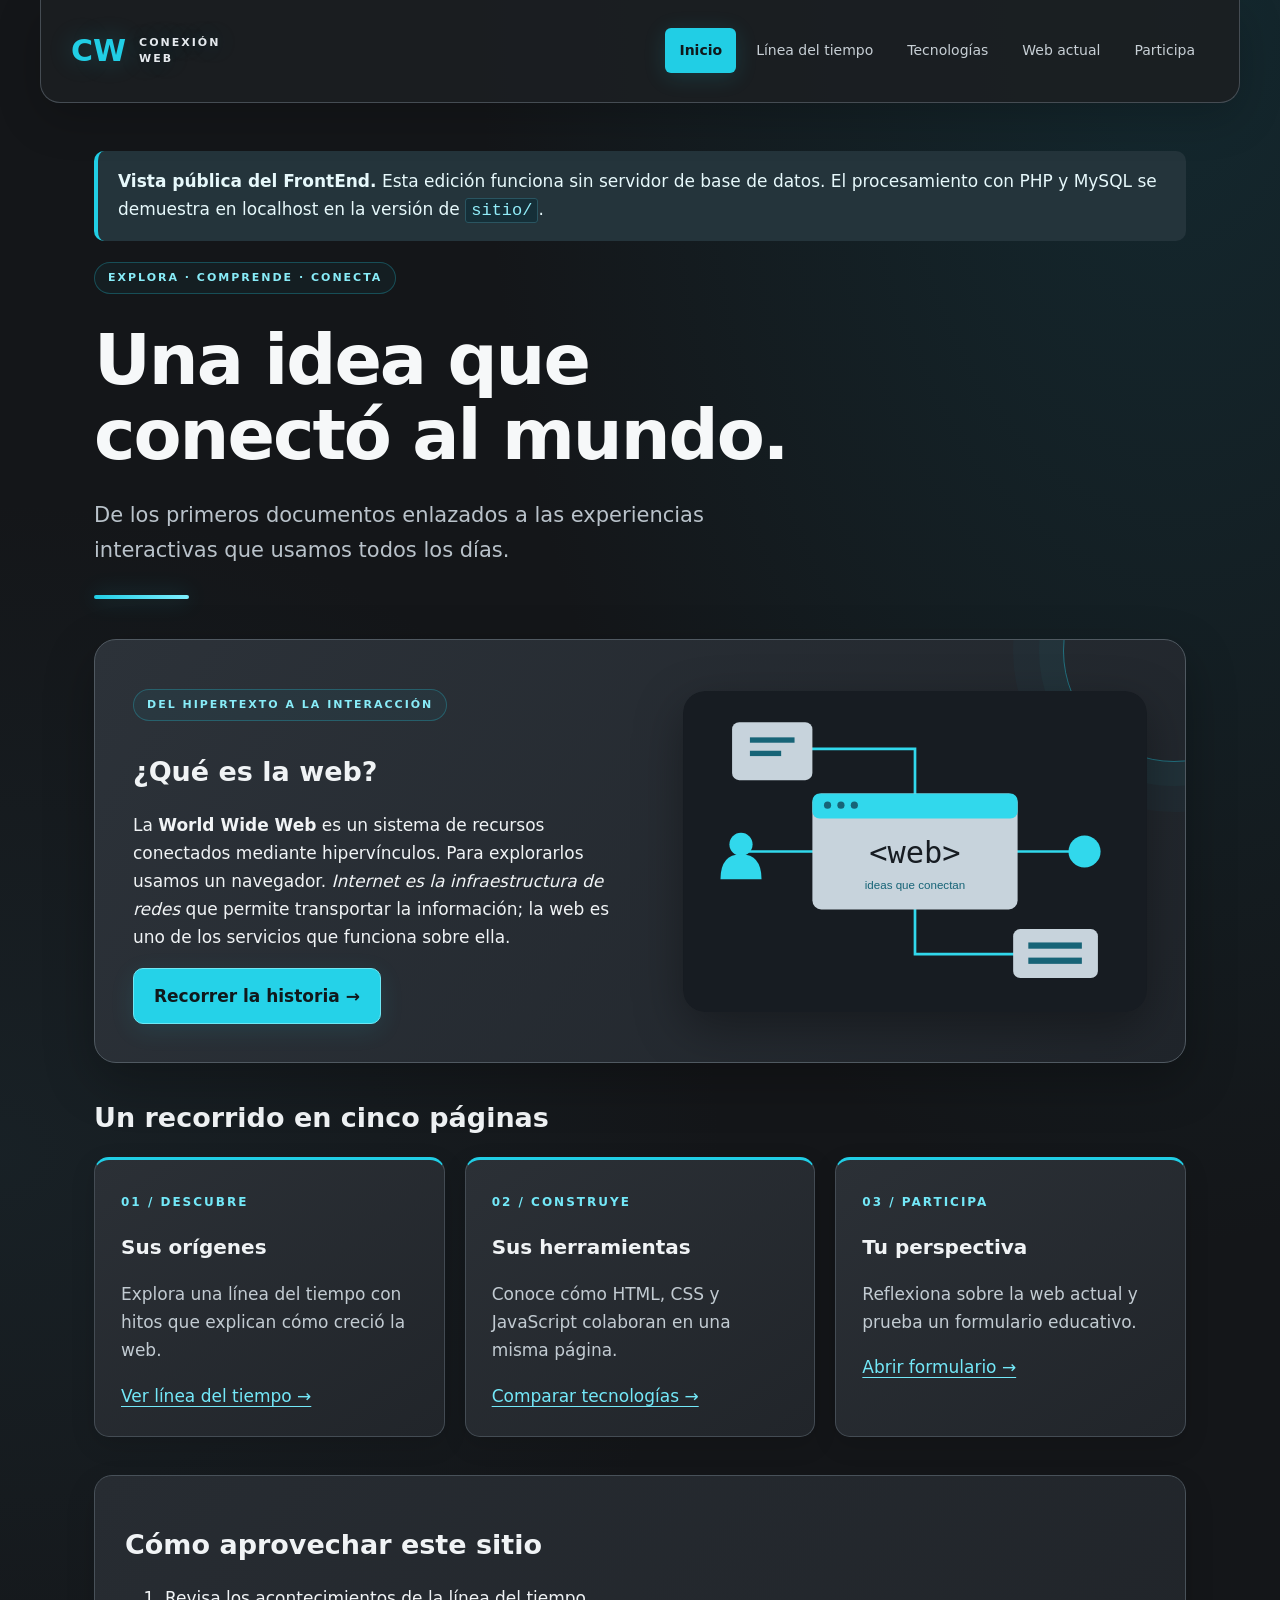
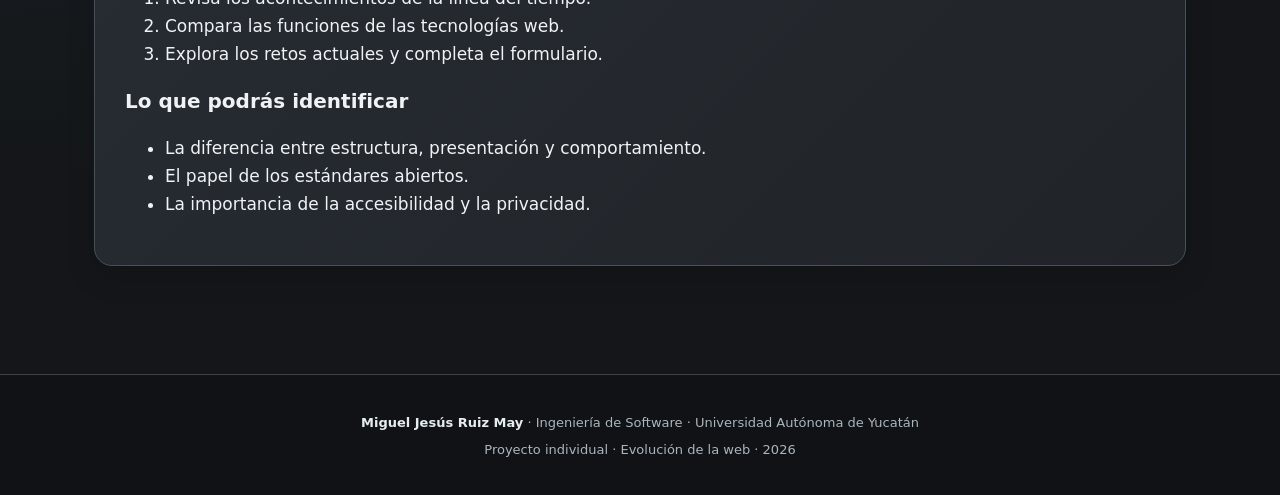
<file: docs/index.html>
<!DOCTYPE html>
<html lang="es">
<head><meta charset="utf-8"><meta name="viewport" content="width=device-width, initial-scale=1"><meta name="description" content="Sitio educativo sobre la evolución de la web, sus tecnologías y accesibilidad."><title>Una idea que conectó al mundo. | Conexión Web</title><link rel="stylesheet" href="css/estilos.css"><script src="js/formulario.js" defer></script></head>
<body><a class="skip" href="#contenido">Saltar al contenido</a><header><div class="brand">CW<span>CONEXIÓN WEB</span></div><nav aria-label="Navegación principal"><a href="index.html" aria-current="page">Inicio</a><a href="historia.html">Línea del tiempo</a><a href="tecnologias.html">Tecnologías</a><a href="actualidad.html">Web actual</a><a href="contacto.html">Participa</a></nav></header>
<main id="contenido"><div class="public-note" role="note"><strong>Vista pública del FrontEnd.</strong> Esta edición funciona sin servidor de base de datos. El procesamiento con PHP y MySQL se demuestra en localhost en la versión de <code>sitio/</code>.</div><div class="intro"><p class="eyebrow">EXPLORA · COMPRENDE · CONECTA</p><h1>Una idea que conectó al mundo.</h1><p class="lead">De los primeros documentos enlazados a las experiencias interactivas que usamos todos los días.</p></div><section class="hero"><div><p class="eyebrow">DEL HIPERTEXTO A LA INTERACCIÓN</p><h2>¿Qué es la web?</h2><p>La <strong>World Wide Web</strong> es un sistema de recursos conectados mediante hipervínculos. Para explorarlos usamos un navegador. <em>Internet es la infraestructura de redes</em> que permite transportar la información; la web es uno de los servicios que funciona sobre ella.</p><a class="button" href="historia.html">Recorrer la historia →</a></div><img src="img/conexion.svg" alt="Un navegador conectado con documentos, personas y un servidor" width="520" height="360"></section><section><h2>Un recorrido en cinco páginas</h2><div class="grid"><article><span class="number">01 / DESCUBRE</span><h3>Sus orígenes</h3><p>Explora una línea del tiempo con hitos que explican cómo creció la web.</p><a href="historia.html">Ver línea del tiempo →</a></article><article><span class="number">02 / CONSTRUYE</span><h3>Sus herramientas</h3><p>Conoce cómo HTML, CSS y JavaScript colaboran en una misma página.</p><a href="tecnologias.html">Comparar tecnologías →</a></article><article><span class="number">03 / PARTICIPA</span><h3>Tu perspectiva</h3><p>Reflexiona sobre la web actual y prueba un formulario educativo.</p><a href="contacto.html">Abrir formulario →</a></article></div></section><section class="panel"><h2>Cómo aprovechar este sitio</h2><ol><li>Revisa los acontecimientos de la línea del tiempo.</li><li>Compara las funciones de las tecnologías web.</li><li>Explora los retos actuales y completa el formulario.</li></ol><h3>Lo que podrás identificar</h3><ul><li>La diferencia entre estructura, presentación y comportamiento.</li><li>El papel de los estándares abiertos.</li><li>La importancia de la accesibilidad y la privacidad.</li></ul></section></main>
<footer><p><strong>Miguel Jesús Ruiz May</strong> · Ingeniería de Software · Universidad Autónoma de Yucatán</p><p>Proyecto individual · Evolución de la web · 2026</p></footer></body></html>
</file>
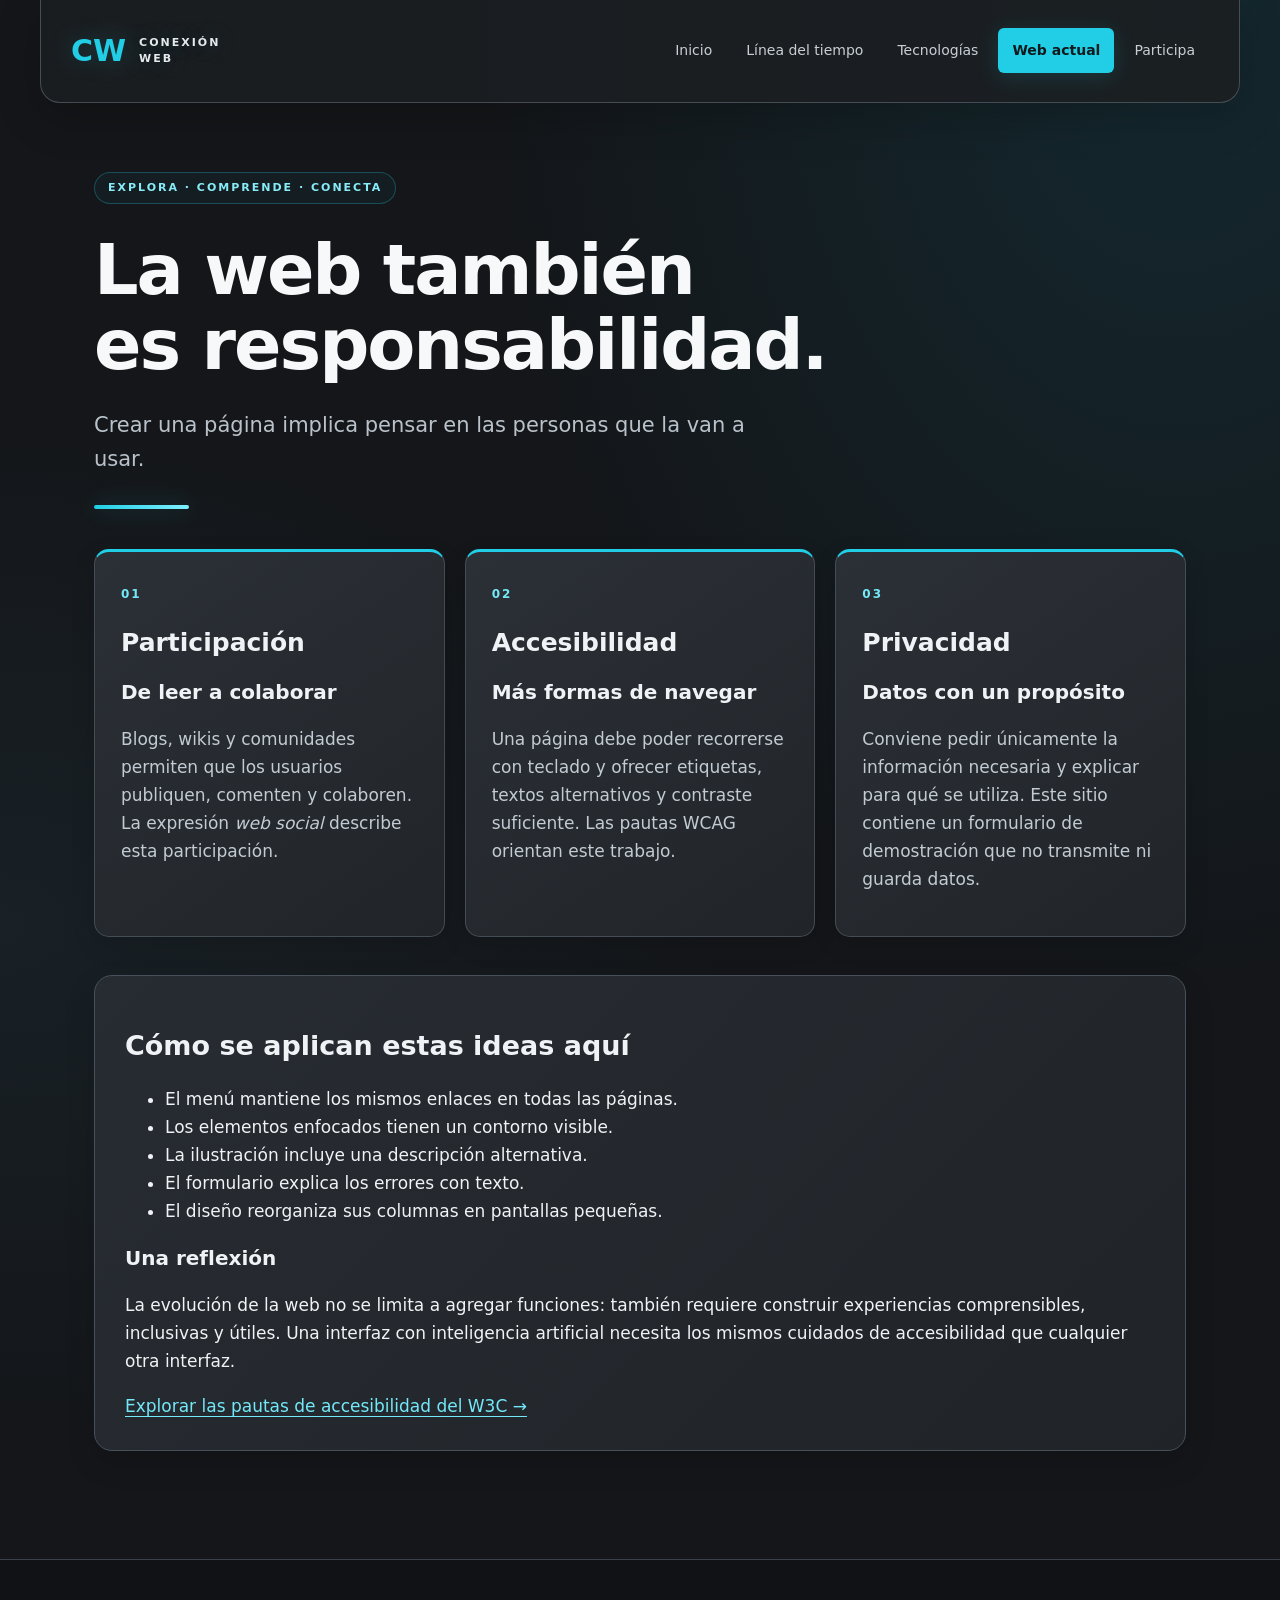
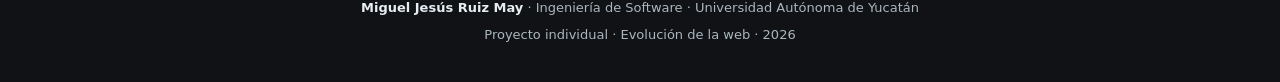
<file: docs/actualidad.html>
<!DOCTYPE html>
<html lang="es">
<head><meta charset="utf-8"><meta name="viewport" content="width=device-width, initial-scale=1"><meta name="description" content="Sitio educativo sobre la evolución de la web, sus tecnologías y accesibilidad."><title>La web también es responsabilidad. | Conexión Web</title><link rel="stylesheet" href="css/estilos.css"><script src="js/formulario.js" defer></script></head>
<body><a class="skip" href="#contenido">Saltar al contenido</a><header><div class="brand">CW<span>CONEXIÓN WEB</span></div><nav aria-label="Navegación principal"><a href="index.html">Inicio</a><a href="historia.html">Línea del tiempo</a><a href="tecnologias.html">Tecnologías</a><a href="actualidad.html" aria-current="page">Web actual</a><a href="contacto.html">Participa</a></nav></header>
<main id="contenido"><div class="intro"><p class="eyebrow">EXPLORA · COMPRENDE · CONECTA</p><h1>La web también es responsabilidad.</h1><p class="lead">Crear una página implica pensar en las personas que la van a usar.</p></div><section class="grid"><article><span class="number">01</span><h2>Participación</h2><h3>De leer a colaborar</h3><p>Blogs, wikis y comunidades permiten que los usuarios publiquen, comenten y colaboren. La expresión <em>web social</em> describe esta participación.</p></article><article><span class="number">02</span><h2>Accesibilidad</h2><h3>Más formas de navegar</h3><p>Una página debe poder recorrerse con teclado y ofrecer etiquetas, textos alternativos y contraste suficiente. Las pautas WCAG orientan este trabajo.</p></article><article><span class="number">03</span><h2>Privacidad</h2><h3>Datos con un propósito</h3><p>Conviene pedir únicamente la información necesaria y explicar para qué se utiliza. Este sitio contiene un formulario de demostración que no transmite ni guarda datos.</p></article></section><section class="panel"><h2>Cómo se aplican estas ideas aquí</h2><ul><li>El menú mantiene los mismos enlaces en todas las páginas.</li><li>Los elementos enfocados tienen un contorno visible.</li><li>La ilustración incluye una descripción alternativa.</li><li>El formulario explica los errores con texto.</li><li>El diseño reorganiza sus columnas en pantallas pequeñas.</li></ul><h3>Una reflexión</h3><p>La evolución de la web no se limita a agregar funciones: también requiere construir experiencias comprensibles, inclusivas y útiles. Una interfaz con inteligencia artificial necesita los mismos cuidados de accesibilidad que cualquier otra interfaz.</p><a href="https://www.w3.org/WAI/standards-guidelines/wcag/">Explorar las pautas de accesibilidad del W3C →</a></section></main>
<footer><p><strong>Miguel Jesús Ruiz May</strong> · Ingeniería de Software · Universidad Autónoma de Yucatán</p><p>Proyecto individual · Evolución de la web · 2026</p></footer></body></html>
</file>
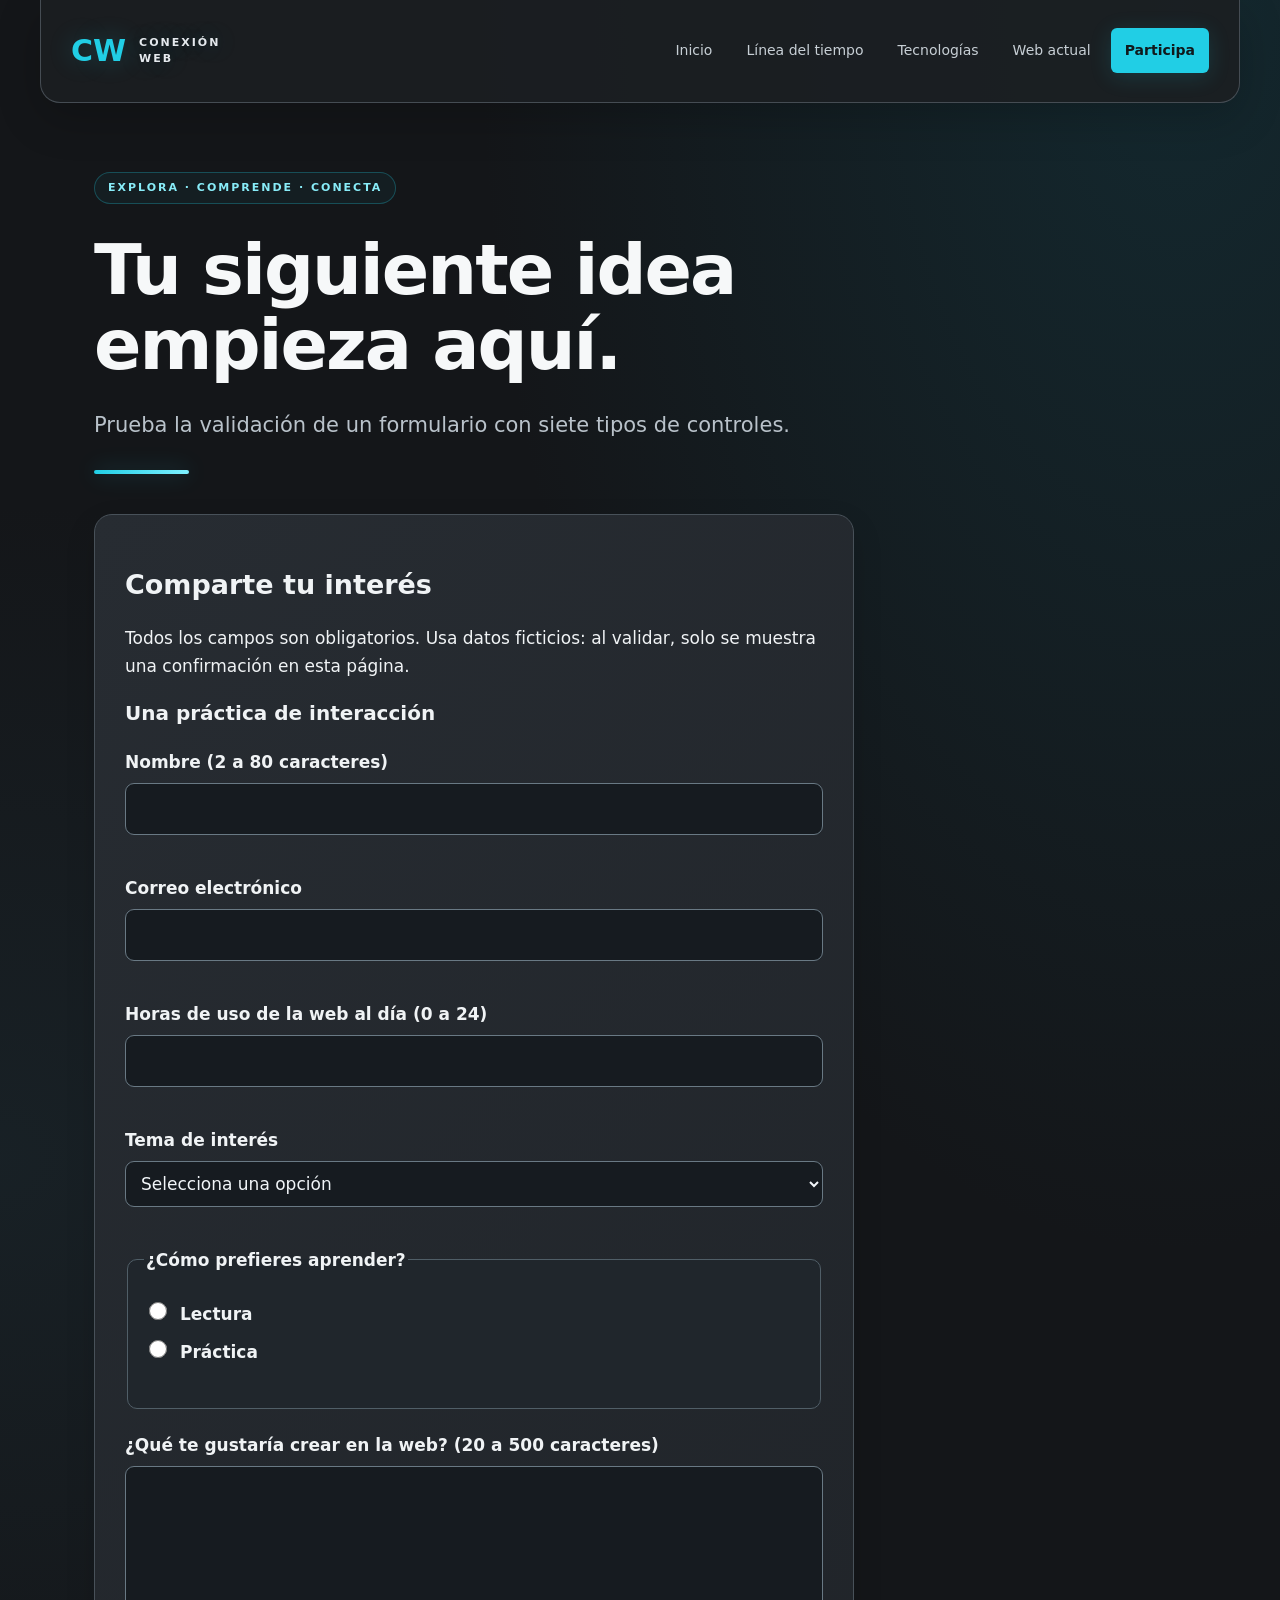
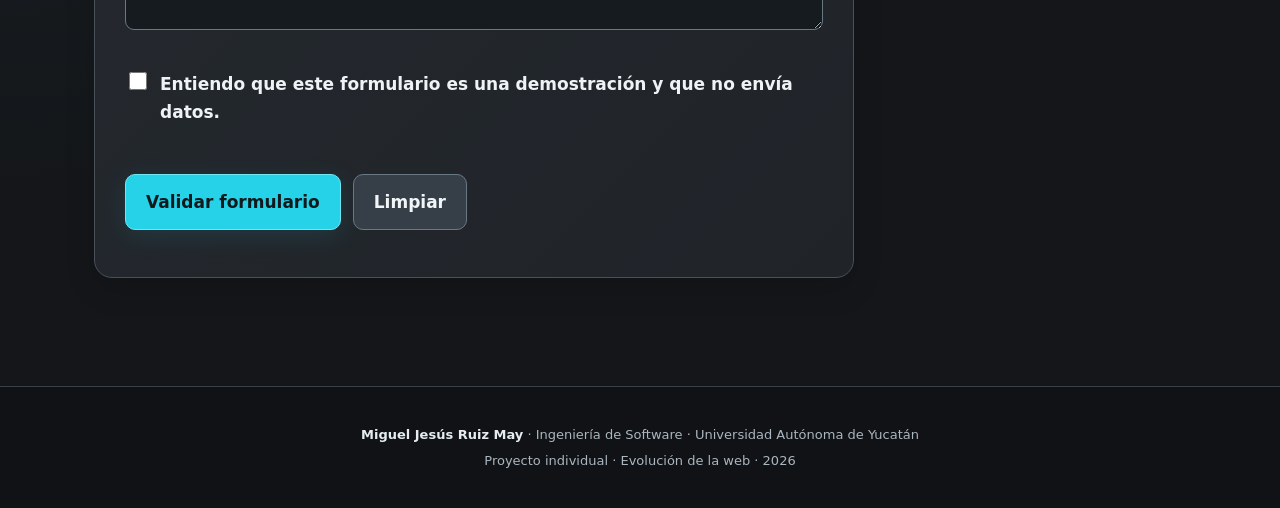
<file: docs/contacto.html>
<!DOCTYPE html>
<html lang="es">
<head><meta charset="utf-8"><meta name="viewport" content="width=device-width, initial-scale=1"><meta name="description" content="Sitio educativo sobre la evolución de la web, sus tecnologías y accesibilidad."><title>Tu siguiente idea empieza aquí. | Conexión Web</title><link rel="stylesheet" href="css/estilos.css"><script src="js/formulario.js" defer></script></head>
<body><a class="skip" href="#contenido">Saltar al contenido</a><header><div class="brand">CW<span>CONEXIÓN WEB</span></div><nav aria-label="Navegación principal"><a href="index.html">Inicio</a><a href="historia.html">Línea del tiempo</a><a href="tecnologias.html">Tecnologías</a><a href="actualidad.html">Web actual</a><a href="contacto.html" aria-current="page">Participa</a></nav></header>
<main id="contenido"><div class="intro"><p class="eyebrow">EXPLORA · COMPRENDE · CONECTA</p><h1>Tu siguiente idea empieza aquí.</h1><p class="lead">Prueba la validación de un formulario con siete tipos de controles.</p></div><section class="form-panel"><h2>Comparte tu interés</h2><p>Todos los campos son obligatorios. Usa datos ficticios: al validar, solo se muestra una confirmación en esta página.</p><h3>Una práctica de interacción</h3><noscript><p>Activa JavaScript para probar esta demostración.</p></noscript><form id="formulario" novalidate><div class="field"><label for="nombre">Nombre (2 a 80 caracteres)</label><input id="nombre" name="nombre" type="text" required minlength="2" maxlength="80" autocomplete="name" aria-describedby="error-nombre"><small id="error-nombre" class="error"></small></div>
<div class="field"><label for="correo">Correo electrónico</label><input id="correo" name="correo" type="email" required autocomplete="email" aria-describedby="error-correo"><small id="error-correo" class="error"></small></div>
<div class="field"><label for="horas">Horas de uso de la web al día (0 a 24)</label><input id="horas" name="horas" type="number" min="0" max="24" step="1" required aria-describedby="error-horas"><small id="error-horas" class="error"></small></div>
<div class="field"><label for="tema">Tema de interés</label><select id="tema" name="tema" required aria-describedby="error-tema"><option value="">Selecciona una opción</option value="historia">Historia de la web</option><option value="html">HTML y CSS</option><option value="javascript">JavaScript</option><option value="accesibilidad">Accesibilidad</option></select><small id="error-tema" class="error"></small></div>
<fieldset><legend>¿Cómo prefieres aprender?</legend><label class="choice"><input type="radio" name="modalidad" value="lectura" required aria-describedby="error-modalidad"> Lectura</label><label class="choice"><input type="radio" name="modalidad" value="practica" aria-describedby="error-modalidad"> Práctica</label><small id="error-modalidad" class="error"></small></fieldset>
<div class="field"><label for="mensaje">¿Qué te gustaría crear en la web? (20 a 500 caracteres)</label><textarea id="mensaje" name="mensaje" rows="5" required minlength="20" maxlength="500" aria-describedby="error-mensaje"></textarea><small id="error-mensaje" class="error"></small></div>
<div class="field"><label class="choice"><input id="acepto" name="acepto" type="checkbox" required aria-describedby="error-acepto"> Entiendo que este formulario es una demostración y que no envía datos.</label><small id="error-acepto" class="error"></small></div><div class="actions"><button type="submit">Validar formulario</button><button class="secondary" type="reset">Limpiar</button></div><p id="resultado" role="status" aria-live="polite"></p></form></section></main>
<footer><p><strong>Miguel Jesús Ruiz May</strong> · Ingeniería de Software · Universidad Autónoma de Yucatán</p><p>Proyecto individual · Evolución de la web · 2026</p></footer></body></html>
</file>
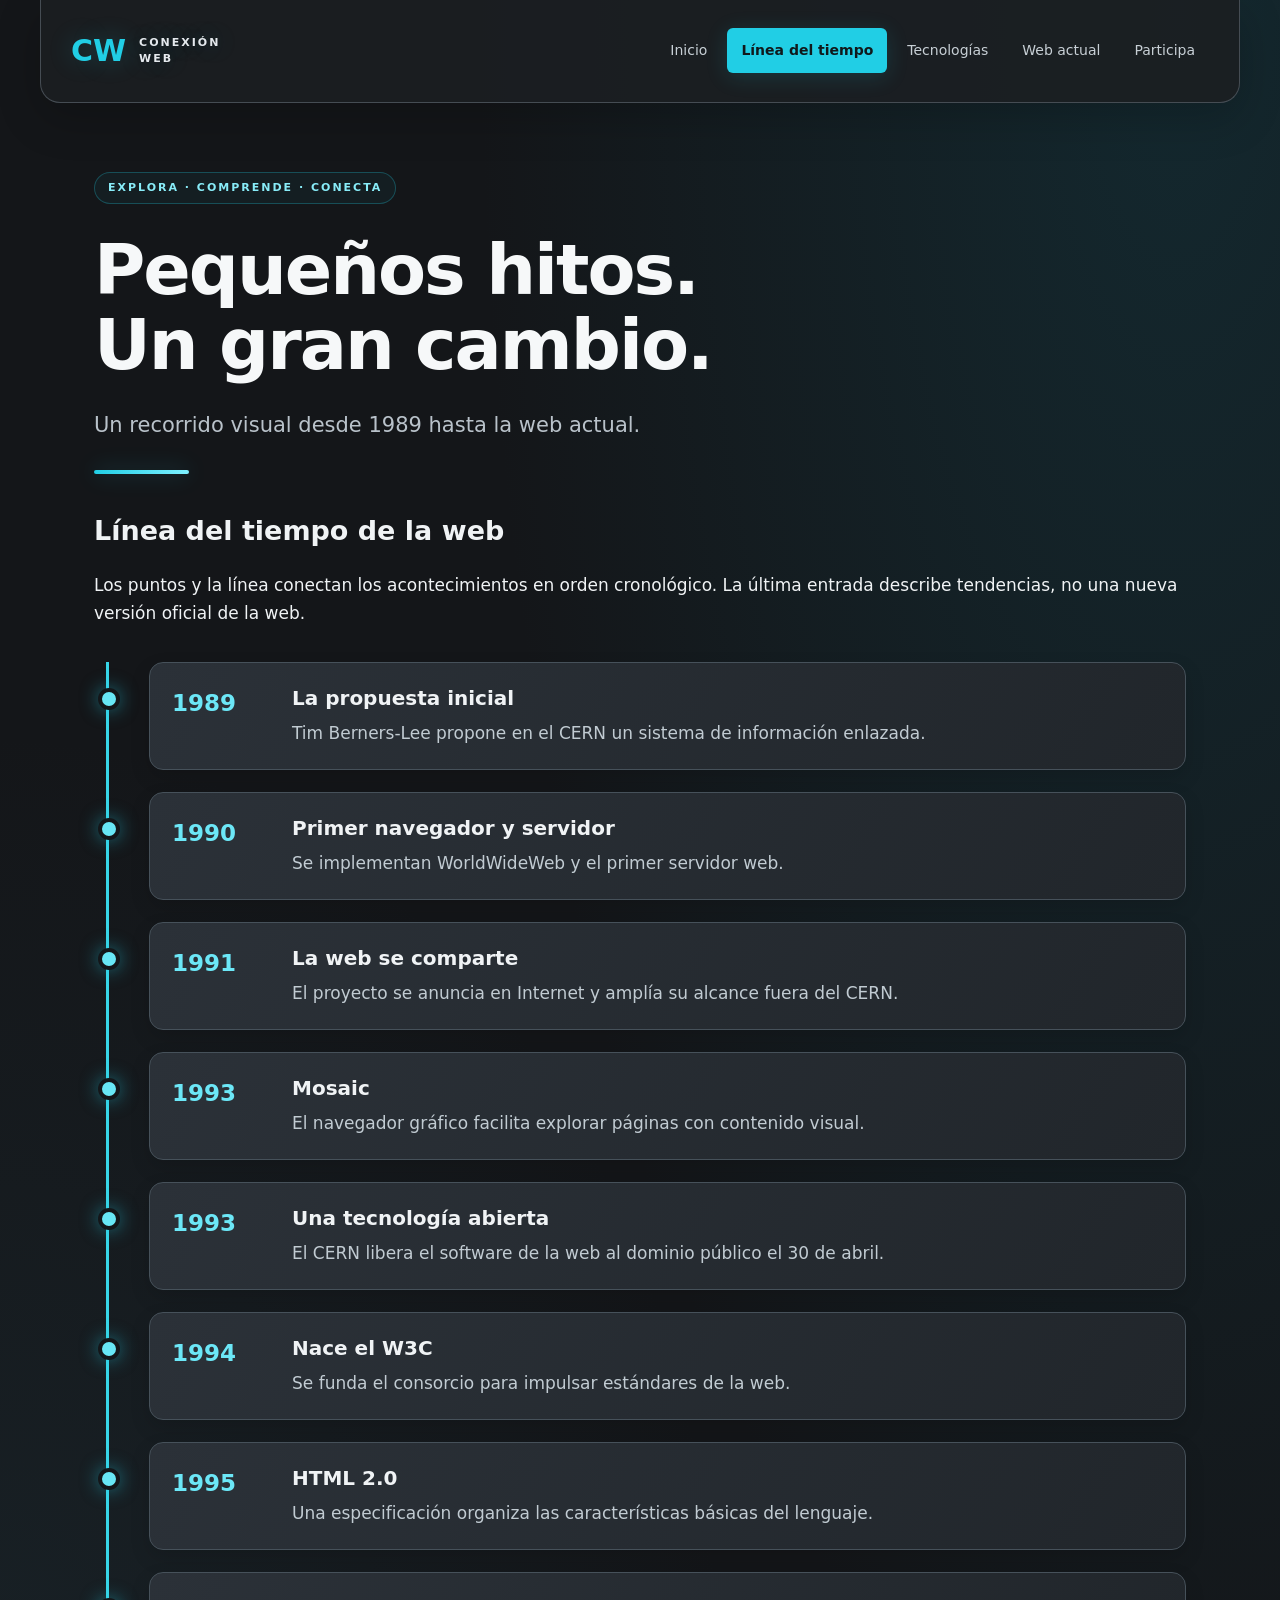
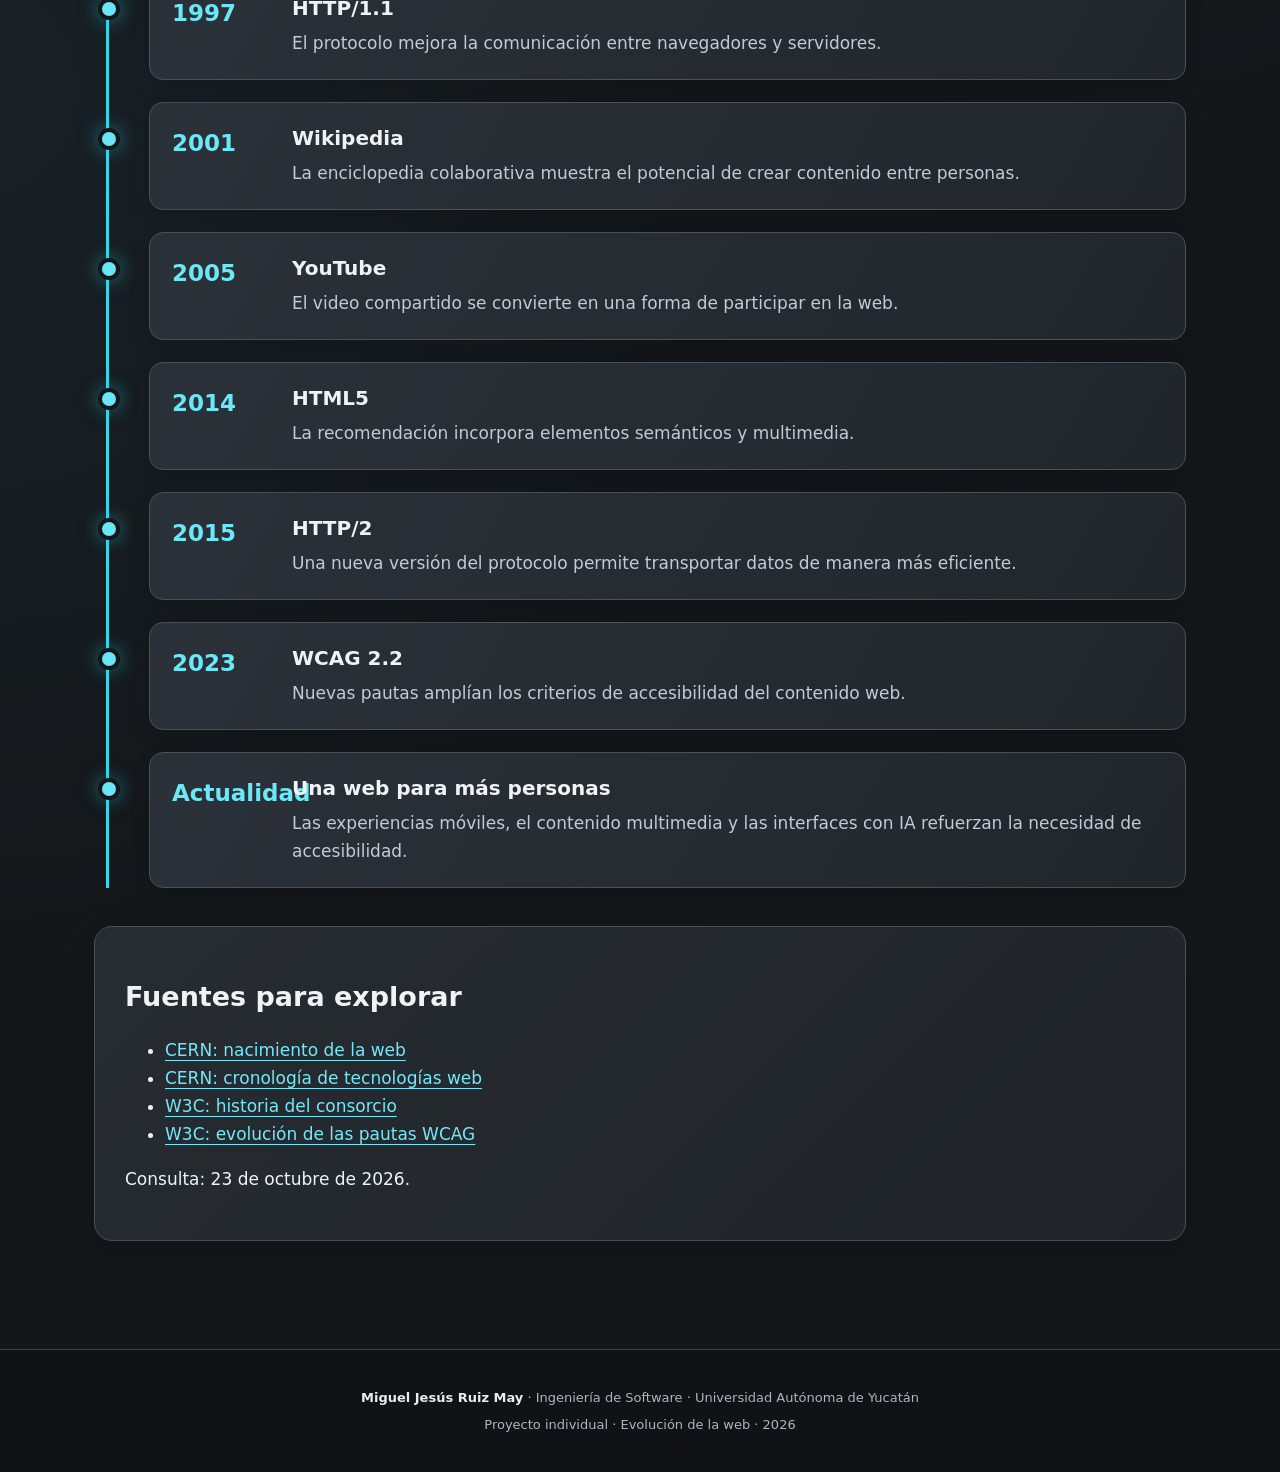
<file: docs/historia.html>
<!DOCTYPE html>
<html lang="es">
<head><meta charset="utf-8"><meta name="viewport" content="width=device-width, initial-scale=1"><meta name="description" content="Sitio educativo sobre la evolución de la web, sus tecnologías y accesibilidad."><title>Pequeños hitos. Un gran cambio. | Conexión Web</title><link rel="stylesheet" href="css/estilos.css"><script src="js/formulario.js" defer></script></head>
<body><a class="skip" href="#contenido">Saltar al contenido</a><header><div class="brand">CW<span>CONEXIÓN WEB</span></div><nav aria-label="Navegación principal"><a href="index.html">Inicio</a><a href="historia.html" aria-current="page">Línea del tiempo</a><a href="tecnologias.html">Tecnologías</a><a href="actualidad.html">Web actual</a><a href="contacto.html">Participa</a></nav></header>
<main id="contenido"><div class="intro"><p class="eyebrow">EXPLORA · COMPRENDE · CONECTA</p><h1>Pequeños hitos. Un gran cambio.</h1><p class="lead">Un recorrido visual desde 1989 hasta la web actual.</p></div><section><h2>Línea del tiempo de la web</h2><p>Los puntos y la línea conectan los acontecimientos en orden cronológico. La última entrada describe tendencias, no una nueva versión oficial de la web.</p><ol class="timeline"><li><span class="date">1989</span><div><h3>La propuesta inicial</h3><p>Tim Berners-Lee propone en el CERN un sistema de información enlazada.</p></div></li><li><span class="date">1990</span><div><h3>Primer navegador y servidor</h3><p>Se implementan WorldWideWeb y el primer servidor web.</p></div></li><li><span class="date">1991</span><div><h3>La web se comparte</h3><p>El proyecto se anuncia en Internet y amplía su alcance fuera del CERN.</p></div></li><li><span class="date">1993</span><div><h3>Mosaic</h3><p>El navegador gráfico facilita explorar páginas con contenido visual.</p></div></li><li><span class="date">1993</span><div><h3>Una tecnología abierta</h3><p>El CERN libera el software de la web al dominio público el 30 de abril.</p></div></li><li><span class="date">1994</span><div><h3>Nace el W3C</h3><p>Se funda el consorcio para impulsar estándares de la web.</p></div></li><li><span class="date">1995</span><div><h3>HTML 2.0</h3><p>Una especificación organiza las características básicas del lenguaje.</p></div></li><li><span class="date">1997</span><div><h3>HTTP/1.1</h3><p>El protocolo mejora la comunicación entre navegadores y servidores.</p></div></li><li><span class="date">2001</span><div><h3>Wikipedia</h3><p>La enciclopedia colaborativa muestra el potencial de crear contenido entre personas.</p></div></li><li><span class="date">2005</span><div><h3>YouTube</h3><p>El video compartido se convierte en una forma de participar en la web.</p></div></li><li><span class="date">2014</span><div><h3>HTML5</h3><p>La recomendación incorpora elementos semánticos y multimedia.</p></div></li><li><span class="date">2015</span><div><h3>HTTP/2</h3><p>Una nueva versión del protocolo permite transportar datos de manera más eficiente.</p></div></li><li><span class="date">2023</span><div><h3>WCAG 2.2</h3><p>Nuevas pautas amplían los criterios de accesibilidad del contenido web.</p></div></li><li><span class="date">Actualidad</span><div><h3>Una web para más personas</h3><p>Las experiencias móviles, el contenido multimedia y las interfaces con IA refuerzan la necesidad de accesibilidad.</p></div></li></ol></section><section class="panel"><h2>Fuentes para explorar</h2><ul><li><a href="https://home.cern/science/computing/the-birth-of-the-web">CERN: nacimiento de la web</a></li><li><a href="https://worldwideweb.cern.ch/timeline/">CERN: cronología de tecnologías web</a></li><li><a href="https://www.w3.org/about/history/">W3C: historia del consorcio</a></li><li><a href="https://www.w3.org/WAI/standards-guidelines/wcag/">W3C: evolución de las pautas WCAG</a></li></ul><p>Consulta: 23 de octubre de 2026.</p></section></main>
<footer><p><strong>Miguel Jesús Ruiz May</strong> · Ingeniería de Software · Universidad Autónoma de Yucatán</p><p>Proyecto individual · Evolución de la web · 2026</p></footer></body></html>
</file>
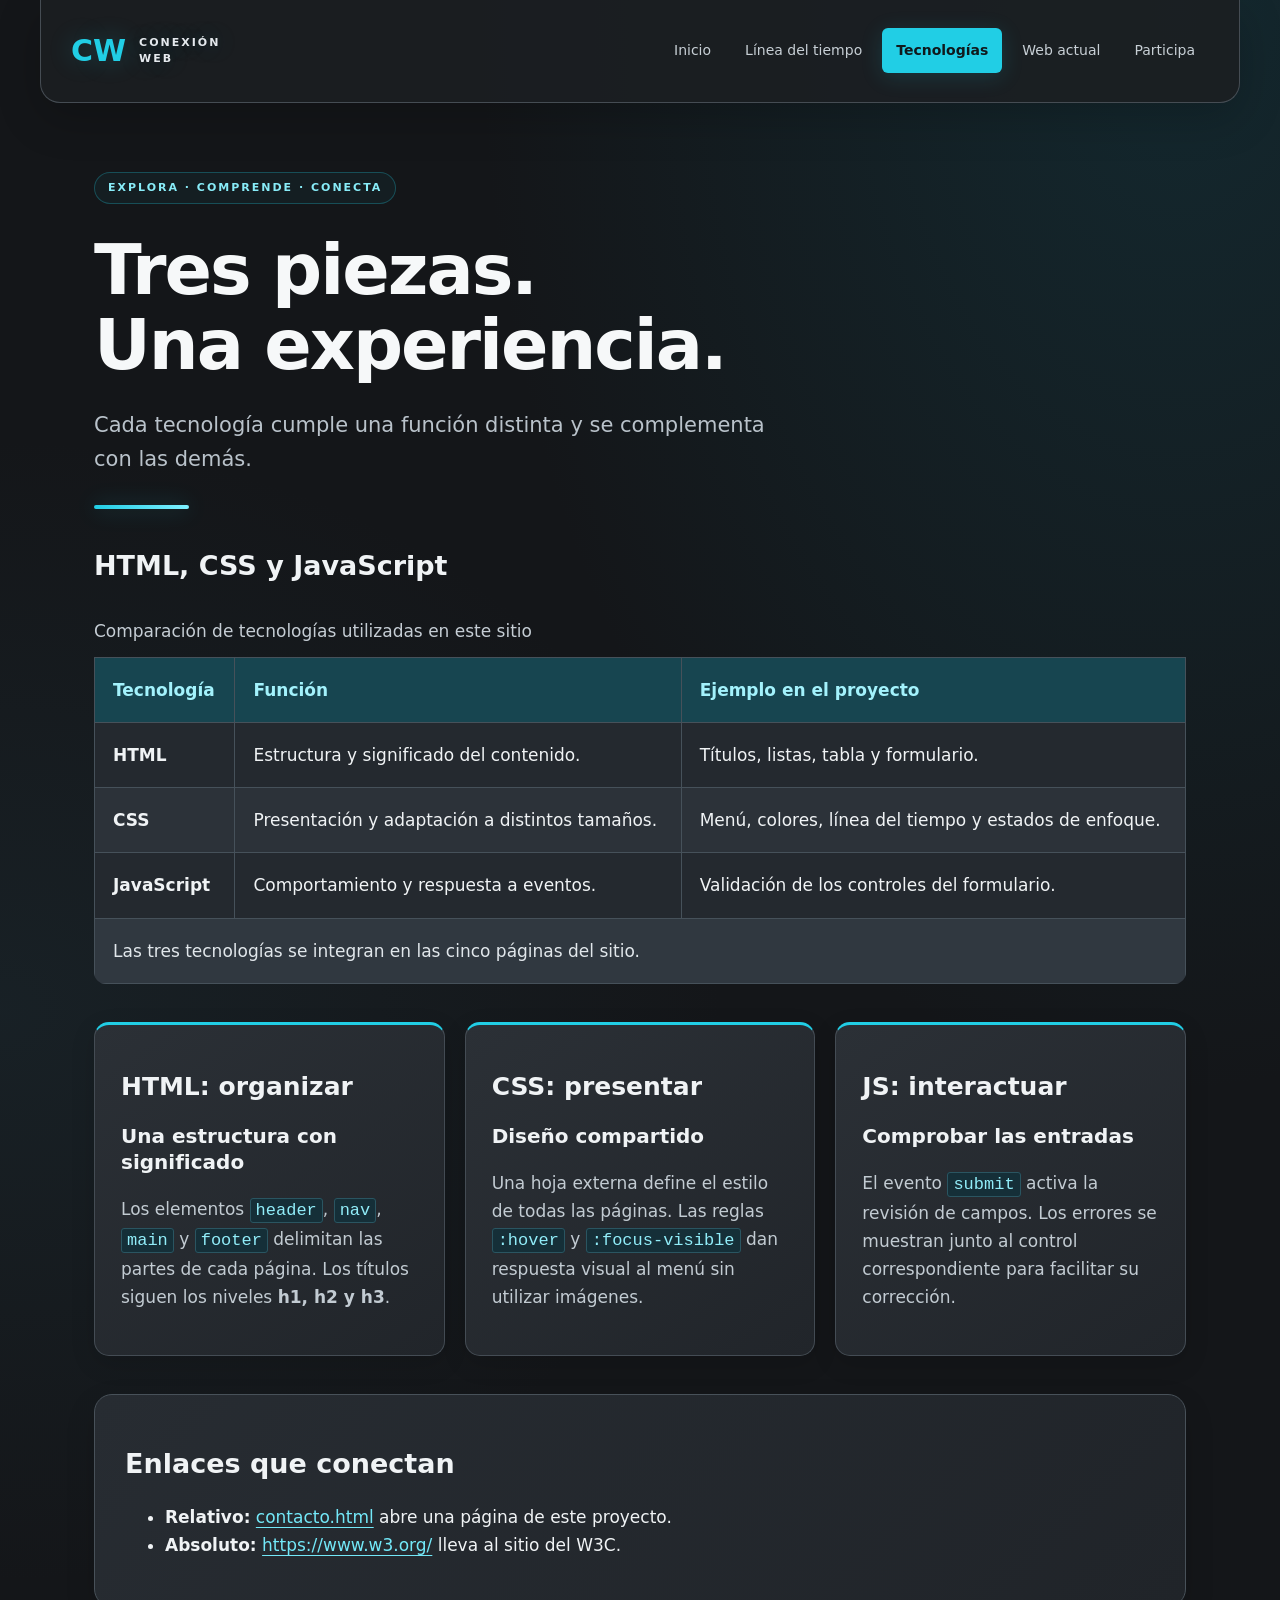
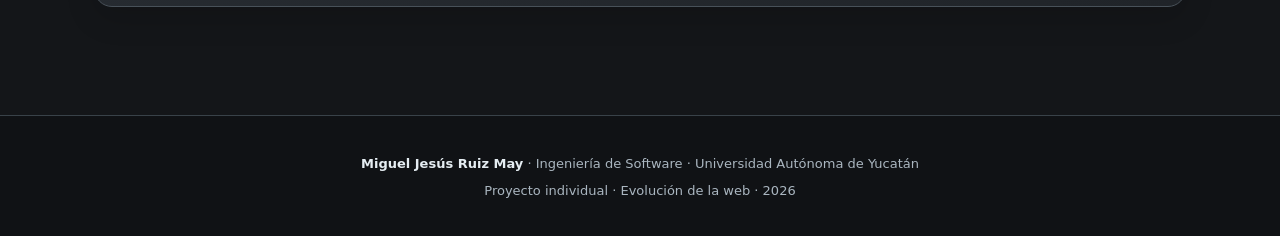
<file: docs/tecnologias.html>
<!DOCTYPE html>
<html lang="es">
<head><meta charset="utf-8"><meta name="viewport" content="width=device-width, initial-scale=1"><meta name="description" content="Sitio educativo sobre la evolución de la web, sus tecnologías y accesibilidad."><title>Tres piezas. Una experiencia. | Conexión Web</title><link rel="stylesheet" href="css/estilos.css"><script src="js/formulario.js" defer></script></head>
<body><a class="skip" href="#contenido">Saltar al contenido</a><header><div class="brand">CW<span>CONEXIÓN WEB</span></div><nav aria-label="Navegación principal"><a href="index.html">Inicio</a><a href="historia.html">Línea del tiempo</a><a href="tecnologias.html" aria-current="page">Tecnologías</a><a href="actualidad.html">Web actual</a><a href="contacto.html">Participa</a></nav></header>
<main id="contenido"><div class="intro"><p class="eyebrow">EXPLORA · COMPRENDE · CONECTA</p><h1>Tres piezas. Una experiencia.</h1><p class="lead">Cada tecnología cumple una función distinta y se complementa con las demás.</p></div><section><h2>HTML, CSS y JavaScript</h2><div class="table-wrap"><table><caption>Comparación de tecnologías utilizadas en este sitio</caption><thead><tr><th scope="col">Tecnología</th><th scope="col">Función</th><th scope="col">Ejemplo en el proyecto</th></tr></thead><tbody><tr><th scope="row">HTML</th><td>Estructura y significado del contenido.</td><td>Títulos, listas, tabla y formulario.</td></tr><tr><th scope="row">CSS</th><td>Presentación y adaptación a distintos tamaños.</td><td>Menú, colores, línea del tiempo y estados de enfoque.</td></tr><tr><th scope="row">JavaScript</th><td>Comportamiento y respuesta a eventos.</td><td>Validación de los controles del formulario.</td></tr></tbody><tfoot><tr><td colspan="3">Las tres tecnologías se integran en las cinco páginas del sitio.</td></tr></tfoot></table></div></section><section class="grid"><article><h2>HTML: organizar</h2><h3>Una estructura con significado</h3><p>Los elementos <code>header</code>, <code>nav</code>, <code>main</code> y <code>footer</code> delimitan las partes de cada página. Los títulos siguen los niveles <strong>h1, h2 y h3</strong>.</p></article><article><h2>CSS: presentar</h2><h3>Diseño compartido</h3><p>Una hoja externa define el estilo de todas las páginas. Las reglas <code>:hover</code> y <code>:focus-visible</code> dan respuesta visual al menú sin utilizar imágenes.</p></article><article><h2>JS: interactuar</h2><h3>Comprobar las entradas</h3><p>El evento <code>submit</code> activa la revisión de campos. Los errores se muestran junto al control correspondiente para facilitar su corrección.</p></article></section><section class="panel"><h2>Enlaces que conectan</h2><ul><li><strong>Relativo:</strong> <a href="contacto.html">contacto.html</a> abre una página de este proyecto.</li><li><strong>Absoluto:</strong> <a href="https://www.w3.org/">https://www.w3.org/</a> lleva al sitio del W3C.</li></ul></section></main>
<footer><p><strong>Miguel Jesús Ruiz May</strong> · Ingeniería de Software · Universidad Autónoma de Yucatán</p><p>Proyecto individual · Evolución de la web · 2026</p></footer></body></html>
</file>
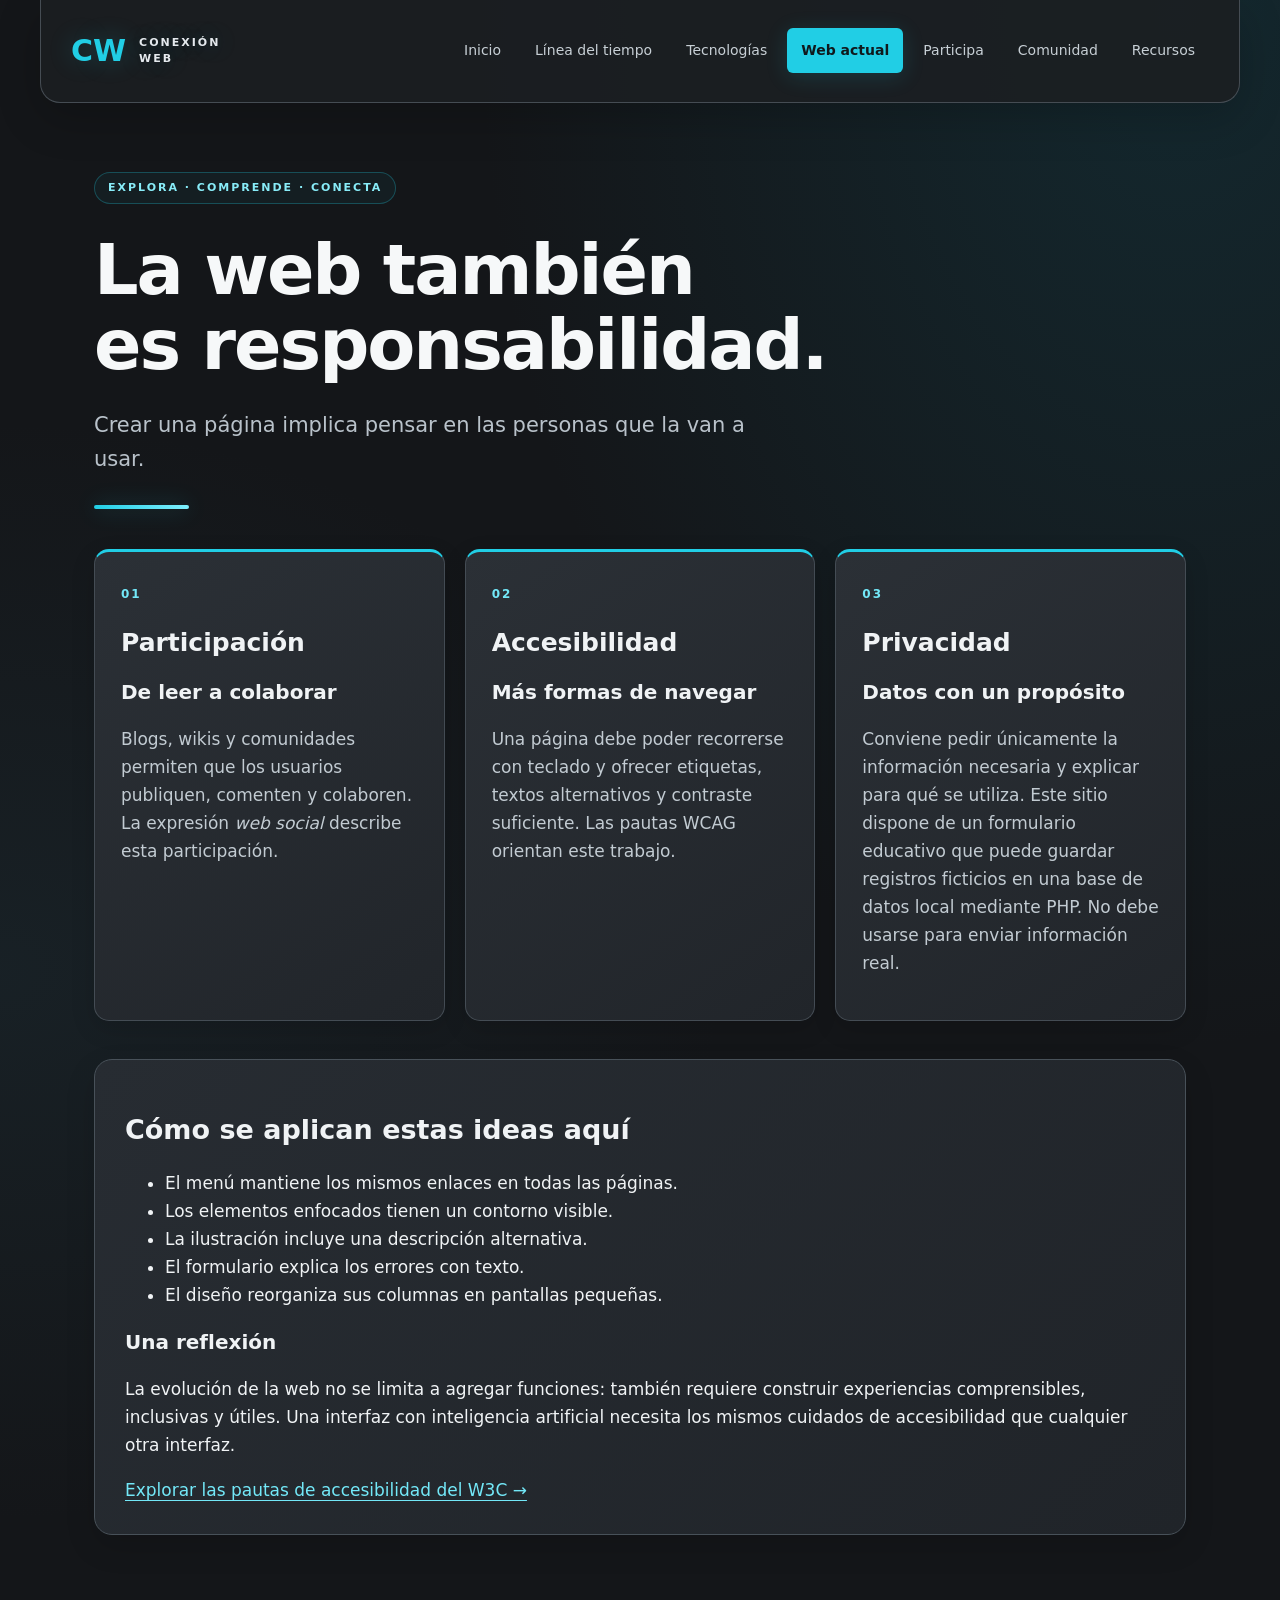
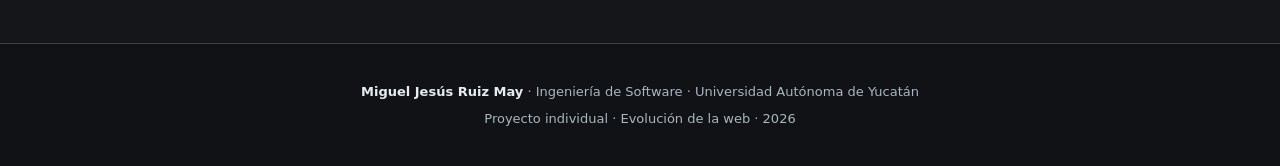
<file: sitio/actualidad.html>
<!DOCTYPE html>
<html lang="es">
<head><meta charset="utf-8"><meta name="viewport" content="width=device-width, initial-scale=1"><meta name="description" content="Sitio educativo sobre la evolución de la web, sus tecnologías y accesibilidad."><title>La web también es responsabilidad. | Conexión Web</title><link rel="stylesheet" href="css/estilos.css"><script src="js/formulario.js" defer></script></head>
<body><a class="skip" href="#contenido">Saltar al contenido</a><header><div class="brand">CW<span>CONEXIÓN WEB</span></div><nav aria-label="Navegación principal"><a href="index.php">Inicio</a><a href="historia.php">Línea del tiempo</a><a href="tecnologias.html">Tecnologías</a><a href="actualidad.html" aria-current="page">Web actual</a><a href="contacto.php">Participa</a><a href="comunidad.php">Comunidad</a><a href="recursos.php">Recursos</a></nav></header>
<main id="contenido"><div class="intro"><p class="eyebrow">EXPLORA · COMPRENDE · CONECTA</p><h1>La web también es responsabilidad.</h1><p class="lead">Crear una página implica pensar en las personas que la van a usar.</p></div><section class="grid"><article><span class="number">01</span><h2>Participación</h2><h3>De leer a colaborar</h3><p>Blogs, wikis y comunidades permiten que los usuarios publiquen, comenten y colaboren. La expresión <em>web social</em> describe esta participación.</p></article><article><span class="number">02</span><h2>Accesibilidad</h2><h3>Más formas de navegar</h3><p>Una página debe poder recorrerse con teclado y ofrecer etiquetas, textos alternativos y contraste suficiente. Las pautas WCAG orientan este trabajo.</p></article><article><span class="number">03</span><h2>Privacidad</h2><h3>Datos con un propósito</h3><p>Conviene pedir únicamente la información necesaria y explicar para qué se utiliza. Este sitio dispone de un formulario educativo que puede guardar registros ficticios en una base de datos local mediante PHP. No debe usarse para enviar información real.</p></article></section><section class="panel"><h2>Cómo se aplican estas ideas aquí</h2><ul><li>El menú mantiene los mismos enlaces en todas las páginas.</li><li>Los elementos enfocados tienen un contorno visible.</li><li>La ilustración incluye una descripción alternativa.</li><li>El formulario explica los errores con texto.</li><li>El diseño reorganiza sus columnas en pantallas pequeñas.</li></ul><h3>Una reflexión</h3><p>La evolución de la web no se limita a agregar funciones: también requiere construir experiencias comprensibles, inclusivas y útiles. Una interfaz con inteligencia artificial necesita los mismos cuidados de accesibilidad que cualquier otra interfaz.</p><a href="https://www.w3.org/WAI/standards-guidelines/wcag/">Explorar las pautas de accesibilidad del W3C →</a></section></main>
<footer><p><strong>Miguel Jesús Ruiz May</strong> · Ingeniería de Software · Universidad Autónoma de Yucatán</p><p>Proyecto individual · Evolución de la web · 2026</p></footer></body></html>
</file>
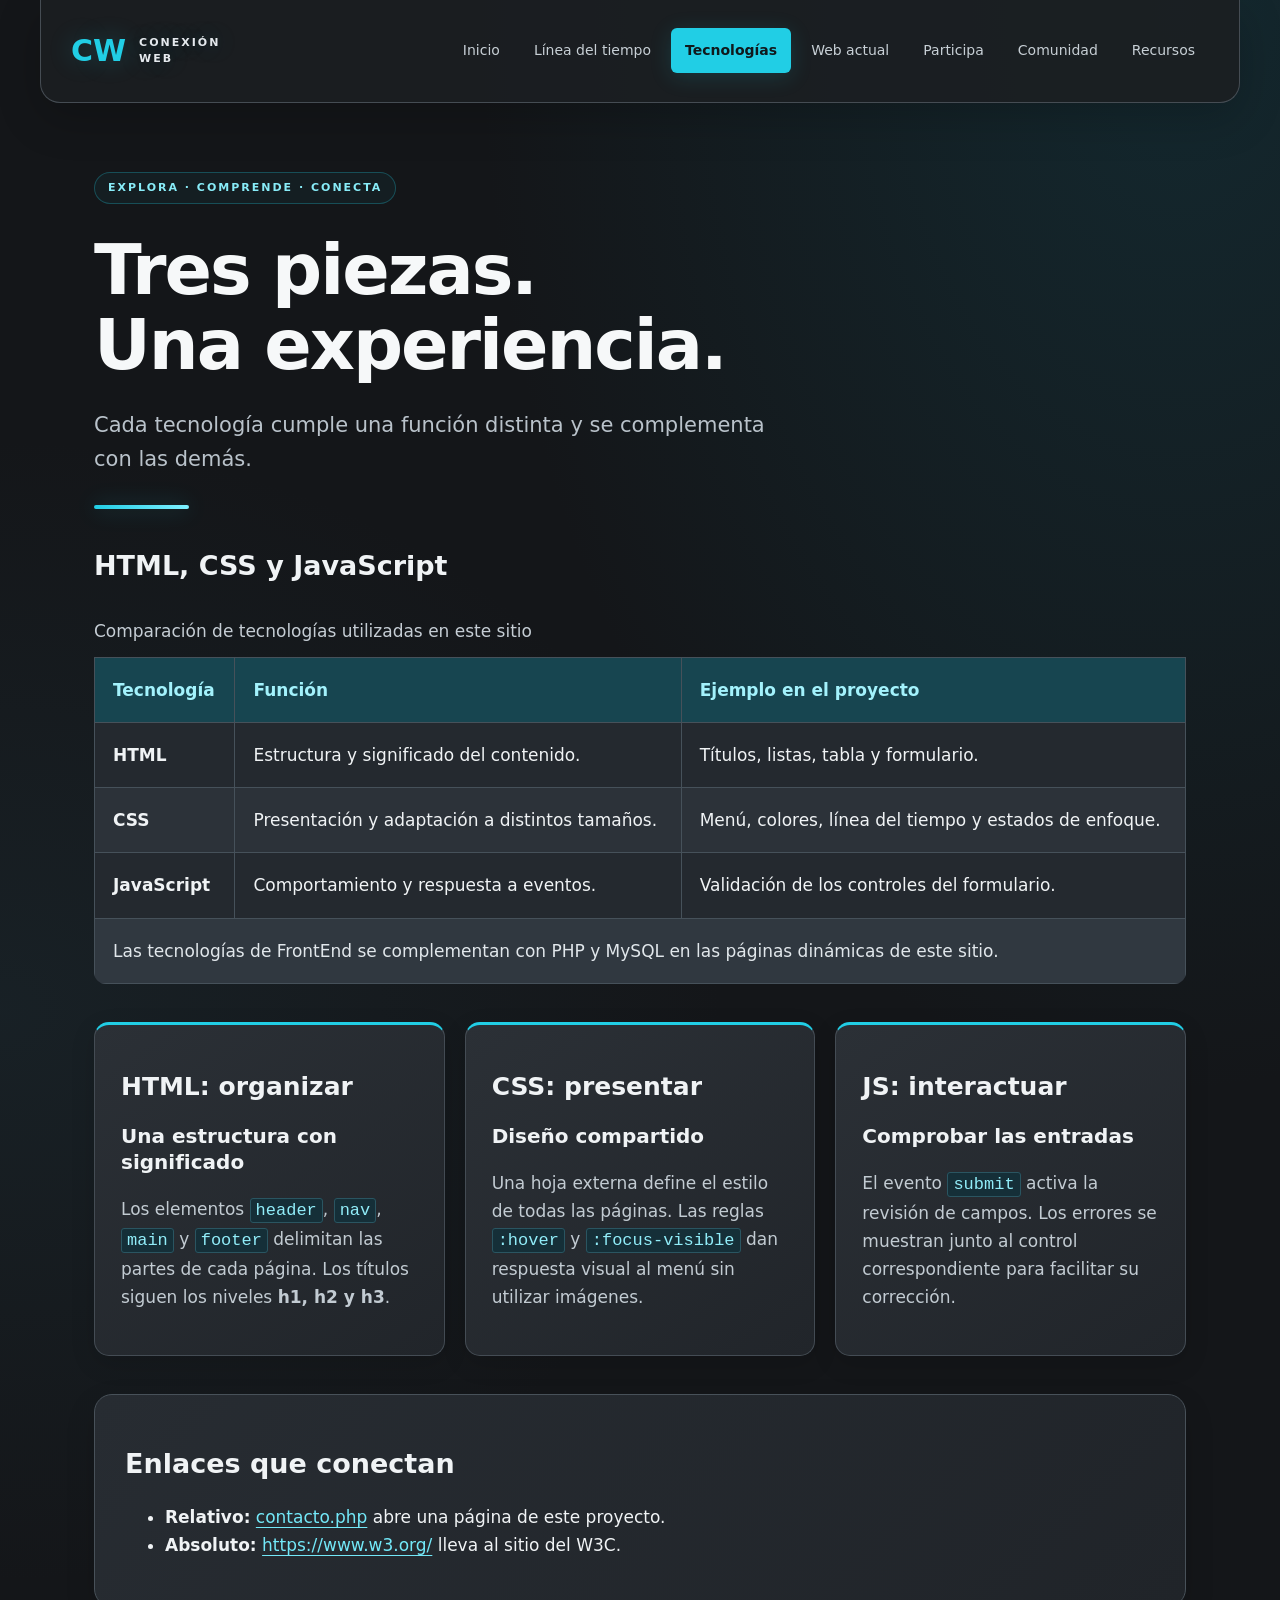
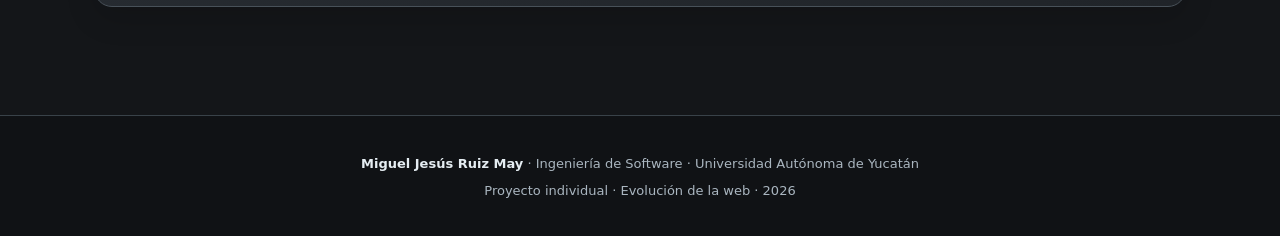
<file: sitio/tecnologias.html>
<!DOCTYPE html>
<html lang="es">
<head><meta charset="utf-8"><meta name="viewport" content="width=device-width, initial-scale=1"><meta name="description" content="Sitio educativo sobre la evolución de la web, sus tecnologías y accesibilidad."><title>Tres piezas. Una experiencia. | Conexión Web</title><link rel="stylesheet" href="css/estilos.css"><script src="js/formulario.js" defer></script></head>
<body><a class="skip" href="#contenido">Saltar al contenido</a><header><div class="brand">CW<span>CONEXIÓN WEB</span></div><nav aria-label="Navegación principal"><a href="index.php">Inicio</a><a href="historia.php">Línea del tiempo</a><a href="tecnologias.html" aria-current="page">Tecnologías</a><a href="actualidad.html">Web actual</a><a href="contacto.php">Participa</a><a href="comunidad.php">Comunidad</a><a href="recursos.php">Recursos</a></nav></header>
<main id="contenido"><div class="intro"><p class="eyebrow">EXPLORA · COMPRENDE · CONECTA</p><h1>Tres piezas. Una experiencia.</h1><p class="lead">Cada tecnología cumple una función distinta y se complementa con las demás.</p></div><section><h2>HTML, CSS y JavaScript</h2><div class="table-wrap"><table><caption>Comparación de tecnologías utilizadas en este sitio</caption><thead><tr><th scope="col">Tecnología</th><th scope="col">Función</th><th scope="col">Ejemplo en el proyecto</th></tr></thead><tbody><tr><th scope="row">HTML</th><td>Estructura y significado del contenido.</td><td>Títulos, listas, tabla y formulario.</td></tr><tr><th scope="row">CSS</th><td>Presentación y adaptación a distintos tamaños.</td><td>Menú, colores, línea del tiempo y estados de enfoque.</td></tr><tr><th scope="row">JavaScript</th><td>Comportamiento y respuesta a eventos.</td><td>Validación de los controles del formulario.</td></tr></tbody><tfoot><tr><td colspan="3">Las tecnologías de FrontEnd se complementan con PHP y MySQL en las páginas dinámicas de este sitio.</td></tr></tfoot></table></div></section><section class="grid"><article><h2>HTML: organizar</h2><h3>Una estructura con significado</h3><p>Los elementos <code>header</code>, <code>nav</code>, <code>main</code> y <code>footer</code> delimitan las partes de cada página. Los títulos siguen los niveles <strong>h1, h2 y h3</strong>.</p></article><article><h2>CSS: presentar</h2><h3>Diseño compartido</h3><p>Una hoja externa define el estilo de todas las páginas. Las reglas <code>:hover</code> y <code>:focus-visible</code> dan respuesta visual al menú sin utilizar imágenes.</p></article><article><h2>JS: interactuar</h2><h3>Comprobar las entradas</h3><p>El evento <code>submit</code> activa la revisión de campos. Los errores se muestran junto al control correspondiente para facilitar su corrección.</p></article></section><section class="panel"><h2>Enlaces que conectan</h2><ul><li><strong>Relativo:</strong> <a href="contacto.php">contacto.php</a> abre una página de este proyecto.</li><li><strong>Absoluto:</strong> <a href="https://www.w3.org/">https://www.w3.org/</a> lleva al sitio del W3C.</li></ul></section></main>
<footer><p><strong>Miguel Jesús Ruiz May</strong> · Ingeniería de Software · Universidad Autónoma de Yucatán</p><p>Proyecto individual · Evolución de la web · 2026</p></footer></body></html>
</file>
<file: docs/css/estilos.css>
/* Hoja compartida. El menú y la línea del tiempo se dibujan con CSS. */
:root{--ink:#162e39;--muted:#53666c;--paper:#f6f5ef;--green:#14644e;--line:#d7dfd7;--accent:#d7f379}*{box-sizing:border-box}body{margin:0;background:var(--paper);color:var(--ink);font:17px/1.65 system-ui,sans-serif}a{color:var(--green);text-underline-offset:4px}a:hover{color:#0b3d30}header{max-width:1200px;margin:auto;padding:26px 30px;display:flex;align-items:center;justify-content:space-between;gap:24px;border-bottom:1px solid var(--line)}.brand{font-size:30px;font-weight:900;display:flex;align-items:center;gap:13px}.brand span{font-size:11px;letter-spacing:2px;max-width:90px;line-height:1.4}nav{display:flex;gap:6px;flex-wrap:wrap}nav a{text-decoration:none;color:var(--ink);font-size:14px;padding:10px 13px;border-radius:6px;transition:background .2s}nav a:hover,nav a:focus-visible{background:var(--accent)}nav a[aria-current=page]{background:var(--ink);color:white}:focus-visible{outline:3px solid #8a4d00;outline-offset:4px}.skip{position:absolute;left:12px;top:-80px;background:white;padding:10px;z-index:3}.skip:focus{top:10px}main{max-width:1140px;margin:auto;padding:48px 24px 70px}.intro{max-width:850px;margin-bottom:40px}.eyebrow,.number{font-size:12px;font-weight:800;letter-spacing:2px;color:var(--green)}h1{font-size:clamp(36px,5.8vw,70px);line-height:1.08;letter-spacing:-2px;margin:18px 0 24px}h2{font-size:27px;line-height:1.25}h3{font-size:20px;line-height:1.3}.lead{font-size:21px;color:var(--muted);max-width:700px}section{margin:38px 0}.hero{display:grid;grid-template-columns:1.1fr 1fr;align-items:center;gap:40px;background:#e7ede3;padding:36px;border-radius:16px}.hero img{width:100%;height:auto}.button,button{display:inline-block;background:var(--green);color:white;border:0;border-radius:7px;padding:13px 20px;font:inherit;font-weight:650;text-decoration:none;cursor:pointer}.button:hover,button:hover{background:#103f32;color:white}.grid{display:grid;grid-template-columns:repeat(3,1fr);gap:24px}.grid article{border-top:3px solid var(--green);padding-top:20px}.panel,.form-panel{background:white;border:1px solid var(--line);border-radius:12px;padding:30px}.timeline{list-style:none;padding:0 0 0 24px;margin:35px 0;border-left:3px solid #a8bba7}.timeline li{position:relative;display:grid;grid-template-columns:100px 1fr;gap:20px;background:white;border:1px solid var(--line);border-radius:9px;margin:0 0 22px 16px;padding:22px}.timeline li:before{content:"";position:absolute;width:14px;height:14px;border:4px solid var(--paper);background:var(--green);border-radius:50%;left:-52px;top:25px}.date{font-size:20px;font-weight:800;color:var(--green)}.timeline h3{margin:0}.timeline p{margin:8px 0 0}.table-wrap{overflow-x:auto}table{width:100%;border-collapse:collapse;background:white}caption{text-align:left;padding:12px 0;color:var(--muted)}th,td{text-align:left;padding:18px;border:1px solid var(--line)}thead,tfoot{background:#e7ede3}code{background:#e7ede3;padding:2px 5px;border-radius:3px}.form-panel{max-width:760px}.field{margin:22px 0}label,legend{font-weight:650}input:not([type=radio]):not([type=checkbox]),select,textarea{display:block;width:100%;font:inherit;color:var(--ink);border:1px solid #82958b;border-radius:6px;background:#fff;padding:11px;margin-top:7px}fieldset{border:1px solid var(--line);border-radius:6px;padding:16px}.choice{display:flex;align-items:baseline;gap:10px;margin:9px 0}.error{display:block;color:#a12424;font-size:14px;min-height:1.2em}[aria-invalid=true]{outline:2px solid #a12424;outline-offset:1px}.actions{display:flex;gap:12px;flex-wrap:wrap}.secondary{background:#e7ede3;color:var(--ink)}#resultado{font-weight:650}footer{border-top:1px solid var(--line);padding:28px 24px;text-align:center;font-size:13px;color:var(--muted)}footer p{margin:5px}@media(max-width:760px){header{align-items:flex-start;flex-direction:column;padding:20px}.grid,.hero{grid-template-columns:1fr}.hero{padding:24px;gap:15px}.timeline li{grid-template-columns:1fr;gap:8px;padding:18px}main{padding-top:28px}nav a{padding:9px;font-size:13px}h1{letter-spacing:-1px}.panel,.form-panel{padding:20px}}

/* Rediseño: grafito, gris y cyan. */
:root{--ink:#f0f3f5;--muted:#b5bfc8;--paper:#141619;--green:#64e4f4;--line:#3b4249;--accent:#21cee5}
body{background:radial-gradient(ellipse at 92% 0%,#13404b70,transparent 42%),radial-gradient(ellipse at 0% 55%,#24404b40,transparent 40%),#141619;color:var(--ink)}
header{position:relative;background:#1b1e22e6;border:1px solid #454c53;border-top:0;border-radius:0 0 20px 20px;box-shadow:0 15px 45px #0003}
.brand{color:var(--accent);text-shadow:0 0 24px #21cee540}.brand span{color:#e5e9ed}
nav a{color:#c7cfd5;border:1px solid transparent;transition:background .2s,color .2s,border-color .2s,transform .2s}
nav a:hover,nav a:focus-visible{background:#21cee514;color:#8cf1ff;border-color:#21cee560;transform:translateY(-2px)}
nav a[aria-current=page]{background:#21cee5;color:#10191c;box-shadow:0 4px 22px #21cee526;font-weight:750}
:focus-visible{outline-color:#91edff}.skip{background:#252a30;color:#91edff}
.intro{max-width:960px;padding-top:10px}.intro:after{content:"";display:block;height:4px;width:95px;margin-top:28px;border-radius:6px;background:linear-gradient(90deg,#21cee5,#7ef0ff);box-shadow:0 0 22px #21cee550}
.eyebrow{display:inline-block;border:1px solid #21cee545;background:#21cee50c;border-radius:30px;padding:6px 13px;font-size:11px;color:#88ecf8}
h1{font-weight:850;max-width:930px;color:#f6f8f9;text-wrap:balance}.lead{color:#b9c2ca}
.hero{position:relative;overflow:hidden;background:linear-gradient(125deg,#2c3239,#20252b);border:1px solid #505961;border-radius:22px;padding:38px;box-shadow:0 18px 50px #0004}
.hero:before{content:"";position:absolute;width:220px;height:220px;right:-100px;top:-100px;border:1px solid #21cee570;border-radius:50%;box-shadow:0 0 0 24px #21cee509,0 0 0 50px #21cee506;pointer-events:none}
.hero img{filter:drop-shadow(0 16px 24px #0005);border-radius:22px}
a{color:#73e8f8}a:hover{color:#b3f5ff}
.button,button{background:#25d2e8;color:#10191c;border:1px solid #6ee7f4;border-radius:10px;box-shadow:0 6px 24px #21cee51c;transition:transform .2s,box-shadow .2s,background .2s}
.button:hover,button:hover{background:#89ecf8;color:#10191c;transform:translateY(-2px);box-shadow:0 8px 28px #21cee538}
.grid{gap:20px}.grid article{position:relative;padding:26px;background:linear-gradient(145deg,#2b3036,#21252a);border:1px solid #444c54;border-top:3px solid #21cee5;border-radius:15px;box-shadow:0 8px 24px #0002;transition:transform .25s,border-color .25s,box-shadow .25s}
.grid article:hover{transform:translateY(-5px);border-color:#5adfee;box-shadow:0 14px 30px #0004}.number{color:#73e8f8}.grid h2{font-size:25px}.grid p{color:#c2cbd2}
.panel,.form-panel{background:linear-gradient(135deg,#272c32,#202429);border-color:#485159;border-radius:18px;box-shadow:0 12px 30px #0002}
.timeline{border-left-color:#37d6e8;margin-left:12px}.timeline li{background:linear-gradient(120deg,#2b3138,#21262b);border-color:#46515a;border-radius:14px;box-shadow:0 8px 20px #0002;transition:transform .2s,border-color .2s}.timeline li:hover{transform:translateX(5px);border-color:#55ddea}.timeline li:before{background:#68e6f5;box-shadow:0 0 18px #21cee580;border-color:#141619}.timeline p{color:#c1cbd2}.date{color:#6ce7f7;font-size:23px;font-variant-numeric:tabular-nums}
.table-wrap{border-radius:12px}table{background:#24292f}caption{color:#c5cdd4}thead{background:#174550;color:#a3f2fc}tfoot{background:#303840;color:#e1e7eb}th,td{border-color:#46515a}tbody tr:nth-child(even){background:#2c3239}tbody tr:hover{background:#334149}code{background:#152f38;color:#91edf9;border:1px solid #2a5561}
input:not([type=radio]):not([type=checkbox]),select,textarea{color:#f1f5f8;background:#161b20;border-color:#697984;border-radius:9px;color-scheme:dark;transition:border-color .2s,box-shadow .2s}
input:not([type=radio]):not([type=checkbox]):focus,select:focus,textarea:focus{border-color:#72e8f7;box-shadow:0 0 0 3px #21cee51a}
input[type=radio],input[type=checkbox]{accent-color:#21cee5;width:18px;height:18px;flex-shrink:0}fieldset{border-color:#505e67;background:#20262c;border-radius:10px}.error{color:#ffa6a6}[aria-invalid=true]{outline-color:#ff9595}.secondary{background:#363f48;color:#f2f5f7;border-color:#697984;box-shadow:none}#resultado{color:#87eaf7}footer{background:#101215;color:#aab6c0;border-color:#394249;padding:32px 24px}footer strong{color:#e5edf2}
@media(prefers-reduced-motion:reduce){*,*:before,*:after{transition:none!important;scroll-behavior:auto!important}.grid article:hover,.timeline li:hover,nav a:hover,.button:hover,button:hover{transform:none}}
@media(max-width:760px){header{border-radius:0 0 14px 14px}.hero{padding:24px}.grid article{padding:22px}.intro{padding-top:0}.timeline{margin-left:0}.eyebrow{letter-spacing:1.4px;font-size:10px}nav{gap:5px}nav a{font-size:12px;padding:9px 8px}}

.public-note{padding:16px 20px;border-left:4px solid #21cee5;background:#24343b;border-radius:10px;color:#e6f8fb}
</file>
<file: sitio/css/estilos.css>
/* Hoja compartida. El menú y la línea del tiempo se dibujan con CSS. */
:root{--ink:#162e39;--muted:#53666c;--paper:#f6f5ef;--green:#14644e;--line:#d7dfd7;--accent:#d7f379}*{box-sizing:border-box}body{margin:0;background:var(--paper);color:var(--ink);font:17px/1.65 system-ui,sans-serif}a{color:var(--green);text-underline-offset:4px}a:hover{color:#0b3d30}header{max-width:1200px;margin:auto;padding:26px 30px;display:flex;align-items:center;justify-content:space-between;gap:24px;border-bottom:1px solid var(--line)}.brand{font-size:30px;font-weight:900;display:flex;align-items:center;gap:13px}.brand span{font-size:11px;letter-spacing:2px;max-width:90px;line-height:1.4}nav{display:flex;gap:6px;flex-wrap:wrap}nav a{text-decoration:none;color:var(--ink);font-size:14px;padding:10px 13px;border-radius:6px;transition:background .2s}nav a:hover,nav a:focus-visible{background:var(--accent)}nav a[aria-current=page]{background:var(--ink);color:white}:focus-visible{outline:3px solid #8a4d00;outline-offset:4px}.skip{position:absolute;left:12px;top:-80px;background:white;padding:10px;z-index:3}.skip:focus{top:10px}main{max-width:1140px;margin:auto;padding:48px 24px 70px}.intro{max-width:850px;margin-bottom:40px}.eyebrow,.number{font-size:12px;font-weight:800;letter-spacing:2px;color:var(--green)}h1{font-size:clamp(36px,5.8vw,70px);line-height:1.08;letter-spacing:-2px;margin:18px 0 24px}h2{font-size:27px;line-height:1.25}h3{font-size:20px;line-height:1.3}.lead{font-size:21px;color:var(--muted);max-width:700px}section{margin:38px 0}.hero{display:grid;grid-template-columns:1.1fr 1fr;align-items:center;gap:40px;background:#e7ede3;padding:36px;border-radius:16px}.hero img{width:100%;height:auto}.button,button{display:inline-block;background:var(--green);color:white;border:0;border-radius:7px;padding:13px 20px;font:inherit;font-weight:650;text-decoration:none;cursor:pointer}.button:hover,button:hover{background:#103f32;color:white}.grid{display:grid;grid-template-columns:repeat(3,1fr);gap:24px}.grid article{border-top:3px solid var(--green);padding-top:20px}.panel,.form-panel{background:white;border:1px solid var(--line);border-radius:12px;padding:30px}.timeline{list-style:none;padding:0 0 0 24px;margin:35px 0;border-left:3px solid #a8bba7}.timeline li{position:relative;display:grid;grid-template-columns:100px 1fr;gap:20px;background:white;border:1px solid var(--line);border-radius:9px;margin:0 0 22px 16px;padding:22px}.timeline li:before{content:"";position:absolute;width:14px;height:14px;border:4px solid var(--paper);background:var(--green);border-radius:50%;left:-52px;top:25px}.date{font-size:20px;font-weight:800;color:var(--green)}.timeline h3{margin:0}.timeline p{margin:8px 0 0}.table-wrap{overflow-x:auto}table{width:100%;border-collapse:collapse;background:white}caption{text-align:left;padding:12px 0;color:var(--muted)}th,td{text-align:left;padding:18px;border:1px solid var(--line)}thead,tfoot{background:#e7ede3}code{background:#e7ede3;padding:2px 5px;border-radius:3px}.form-panel{max-width:760px}.field{margin:22px 0}label,legend{font-weight:650}input:not([type=radio]):not([type=checkbox]),select,textarea{display:block;width:100%;font:inherit;color:var(--ink);border:1px solid #82958b;border-radius:6px;background:#fff;padding:11px;margin-top:7px}fieldset{border:1px solid var(--line);border-radius:6px;padding:16px}.choice{display:flex;align-items:baseline;gap:10px;margin:9px 0}.error{display:block;color:#a12424;font-size:14px;min-height:1.2em}[aria-invalid=true]{outline:2px solid #a12424;outline-offset:1px}.actions{display:flex;gap:12px;flex-wrap:wrap}.secondary{background:#e7ede3;color:var(--ink)}#resultado{font-weight:650}footer{border-top:1px solid var(--line);padding:28px 24px;text-align:center;font-size:13px;color:var(--muted)}footer p{margin:5px}@media(max-width:760px){header{align-items:flex-start;flex-direction:column;padding:20px}.grid,.hero{grid-template-columns:1fr}.hero{padding:24px;gap:15px}.timeline li{grid-template-columns:1fr;gap:8px;padding:18px}main{padding-top:28px}nav a{padding:9px;font-size:13px}h1{letter-spacing:-1px}.panel,.form-panel{padding:20px}}

/* Rediseño: grafito, gris y cyan. */
:root{--ink:#f0f3f5;--muted:#b5bfc8;--paper:#141619;--green:#64e4f4;--line:#3b4249;--accent:#21cee5}
body{background:radial-gradient(ellipse at 92% 0%,#13404b70,transparent 42%),radial-gradient(ellipse at 0% 55%,#24404b40,transparent 40%),#141619;color:var(--ink)}
header{position:relative;background:#1b1e22e6;border:1px solid #454c53;border-top:0;border-radius:0 0 20px 20px;box-shadow:0 15px 45px #0003}
.brand{color:var(--accent);text-shadow:0 0 24px #21cee540}.brand span{color:#e5e9ed}
nav a{color:#c7cfd5;border:1px solid transparent;transition:background .2s,color .2s,border-color .2s,transform .2s}
nav a:hover,nav a:focus-visible{background:#21cee514;color:#8cf1ff;border-color:#21cee560;transform:translateY(-2px)}
nav a[aria-current=page]{background:#21cee5;color:#10191c;box-shadow:0 4px 22px #21cee526;font-weight:750}
:focus-visible{outline-color:#91edff}.skip{background:#252a30;color:#91edff}
.intro{max-width:960px;padding-top:10px}.intro:after{content:"";display:block;height:4px;width:95px;margin-top:28px;border-radius:6px;background:linear-gradient(90deg,#21cee5,#7ef0ff);box-shadow:0 0 22px #21cee550}
.eyebrow{display:inline-block;border:1px solid #21cee545;background:#21cee50c;border-radius:30px;padding:6px 13px;font-size:11px;color:#88ecf8}
h1{font-weight:850;max-width:930px;color:#f6f8f9;text-wrap:balance}.lead{color:#b9c2ca}
.hero{position:relative;overflow:hidden;background:linear-gradient(125deg,#2c3239,#20252b);border:1px solid #505961;border-radius:22px;padding:38px;box-shadow:0 18px 50px #0004}
.hero:before{content:"";position:absolute;width:220px;height:220px;right:-100px;top:-100px;border:1px solid #21cee570;border-radius:50%;box-shadow:0 0 0 24px #21cee509,0 0 0 50px #21cee506;pointer-events:none}
.hero img{filter:drop-shadow(0 16px 24px #0005);border-radius:22px}
a{color:#73e8f8}a:hover{color:#b3f5ff}
.button,button{background:#25d2e8;color:#10191c;border:1px solid #6ee7f4;border-radius:10px;box-shadow:0 6px 24px #21cee51c;transition:transform .2s,box-shadow .2s,background .2s}
.button:hover,button:hover{background:#89ecf8;color:#10191c;transform:translateY(-2px);box-shadow:0 8px 28px #21cee538}
.grid{gap:20px}.grid article{position:relative;padding:26px;background:linear-gradient(145deg,#2b3036,#21252a);border:1px solid #444c54;border-top:3px solid #21cee5;border-radius:15px;box-shadow:0 8px 24px #0002;transition:transform .25s,border-color .25s,box-shadow .25s}
.grid article:hover{transform:translateY(-5px);border-color:#5adfee;box-shadow:0 14px 30px #0004}.number{color:#73e8f8}.grid h2{font-size:25px}.grid p{color:#c2cbd2}
.panel,.form-panel{background:linear-gradient(135deg,#272c32,#202429);border-color:#485159;border-radius:18px;box-shadow:0 12px 30px #0002}
.timeline{border-left-color:#37d6e8;margin-left:12px}.timeline li{background:linear-gradient(120deg,#2b3138,#21262b);border-color:#46515a;border-radius:14px;box-shadow:0 8px 20px #0002;transition:transform .2s,border-color .2s}.timeline li:hover{transform:translateX(5px);border-color:#55ddea}.timeline li:before{background:#68e6f5;box-shadow:0 0 18px #21cee580;border-color:#141619}.timeline p{color:#c1cbd2}.date{color:#6ce7f7;font-size:23px;font-variant-numeric:tabular-nums}
.table-wrap{border-radius:12px}table{background:#24292f}caption{color:#c5cdd4}thead{background:#174550;color:#a3f2fc}tfoot{background:#303840;color:#e1e7eb}th,td{border-color:#46515a}tbody tr:nth-child(even){background:#2c3239}tbody tr:hover{background:#334149}code{background:#152f38;color:#91edf9;border:1px solid #2a5561}
input:not([type=radio]):not([type=checkbox]),select,textarea{color:#f1f5f8;background:#161b20;border-color:#697984;border-radius:9px;color-scheme:dark;transition:border-color .2s,box-shadow .2s}
input:not([type=radio]):not([type=checkbox]):focus,select:focus,textarea:focus{border-color:#72e8f7;box-shadow:0 0 0 3px #21cee51a}
input[type=radio],input[type=checkbox]{accent-color:#21cee5;width:18px;height:18px;flex-shrink:0}fieldset{border-color:#505e67;background:#20262c;border-radius:10px}.error{color:#ffa6a6}[aria-invalid=true]{outline-color:#ff9595}.secondary{background:#363f48;color:#f2f5f7;border-color:#697984;box-shadow:none}#resultado{color:#87eaf7}footer{background:#101215;color:#aab6c0;border-color:#394249;padding:32px 24px}footer strong{color:#e5edf2}
@media(prefers-reduced-motion:reduce){*,*:before,*:after{transition:none!important;scroll-behavior:auto!important}.grid article:hover,.timeline li:hover,nav a:hover,.button:hover,button:hover{transform:none}}
@media(max-width:760px){header{border-radius:0 0 14px 14px}.hero{padding:24px}.grid article{padding:22px}.intro{padding-top:0}.timeline{margin-left:0}.eyebrow{letter-spacing:1.4px;font-size:10px}nav{gap:5px}nav a{font-size:12px;padding:9px 8px}}

/* ADA 4: componentes adicionales. Se conserva la identidad visual original gris/cyan. */
.notice{padding:16px 20px;margin:16px 0;border:1px solid #3c737c;border-left:5px solid #21cee5;background:#1c3840;border-radius:10px;color:#e3f8fc}
.notice.warning{background:#423323;border-color:#8a6743;color:#fff1dd}.notice.success{background:#183a37;border-color:#47c6aa;color:#c5fff0}
.stat-grid{display:grid;grid-template-columns:repeat(3,1fr);gap:17px}.stat{background:#252d32;border:1px solid #3b5560;padding:24px;border-radius:15px}
.stat span{display:block;font-size:clamp(30px,4vw,50px);font-weight:850;color:#80ecfa}.stat h2{font-size:16px;color:#d2dce2}
.resource-grid{grid-template-columns:repeat(auto-fit,minmax(240px,1fr))}.resource-grid article{min-width:0}
.note,.server-date{color:#bccbd4}.honeypot{position:absolute;left:-9999px;width:1px;height:1px;overflow:hidden}
@media(max-width:760px){.stat-grid{grid-template-columns:1fr}}
</file>
